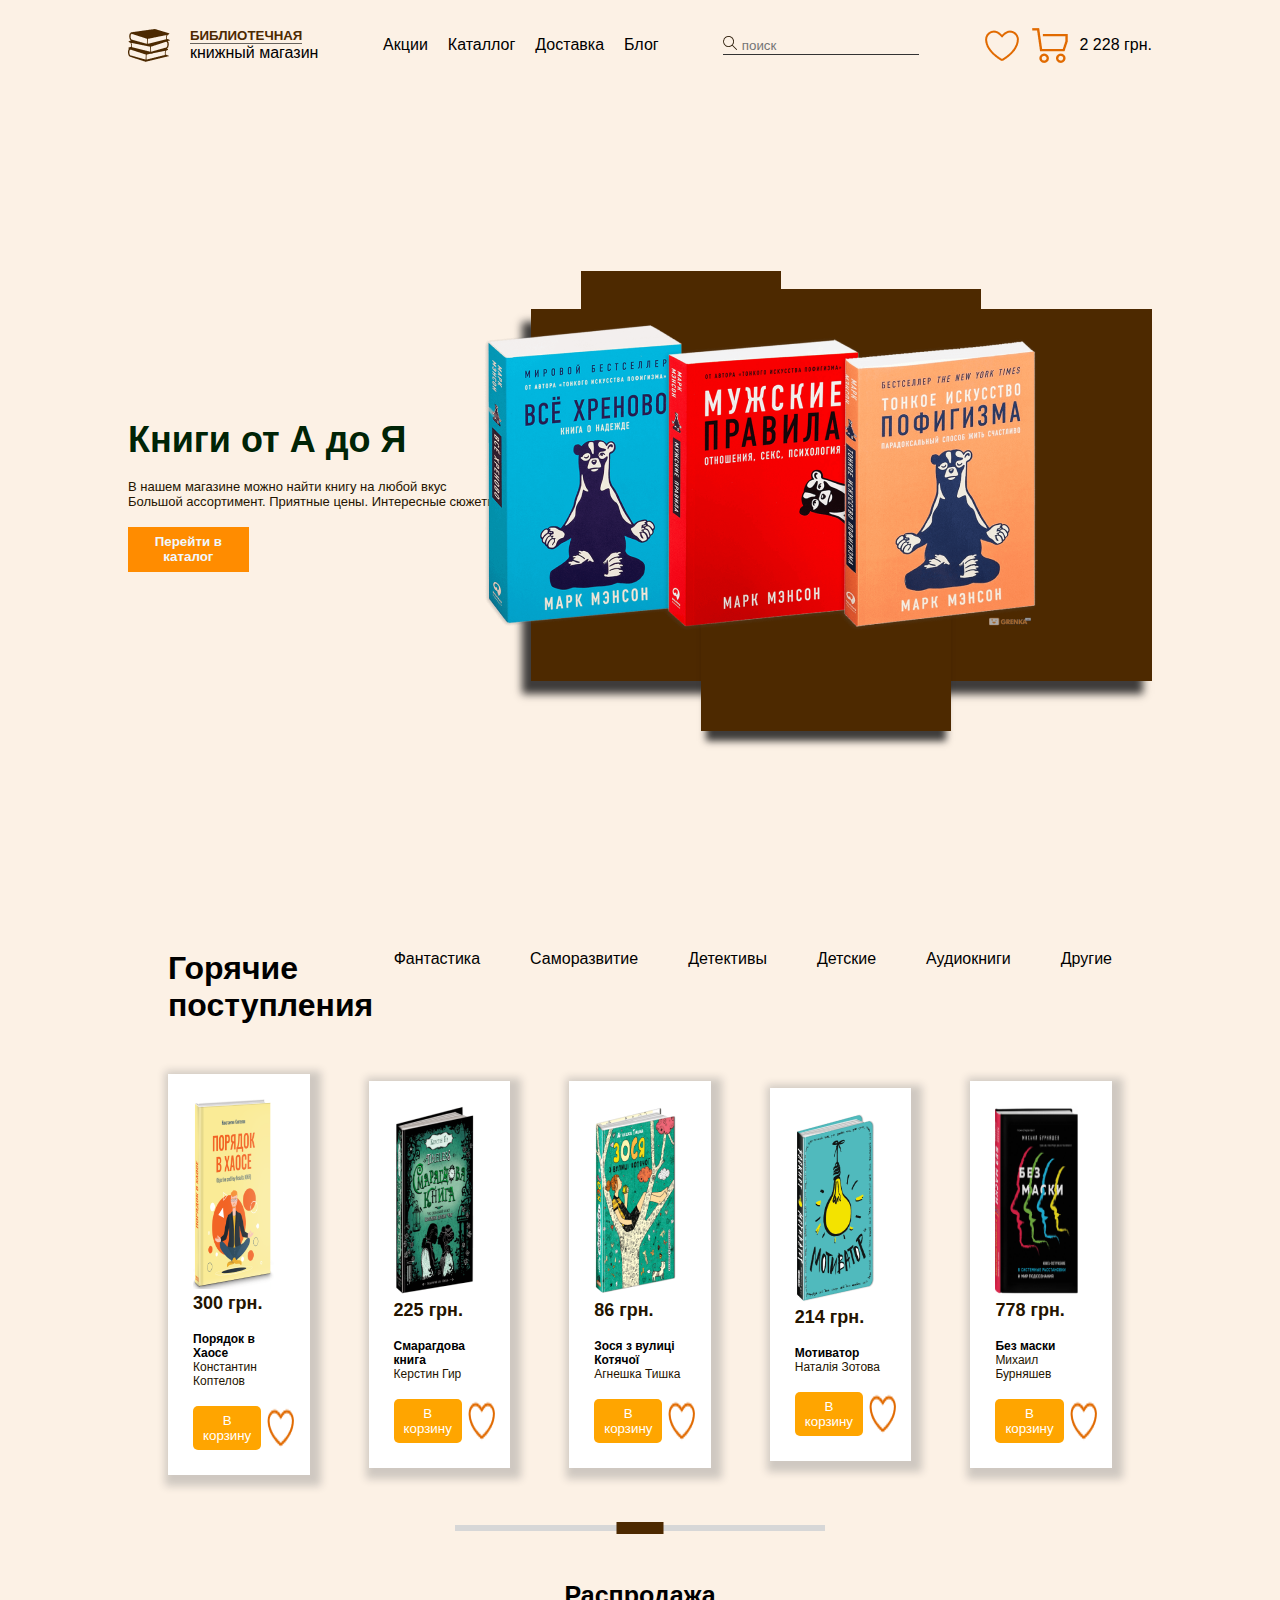
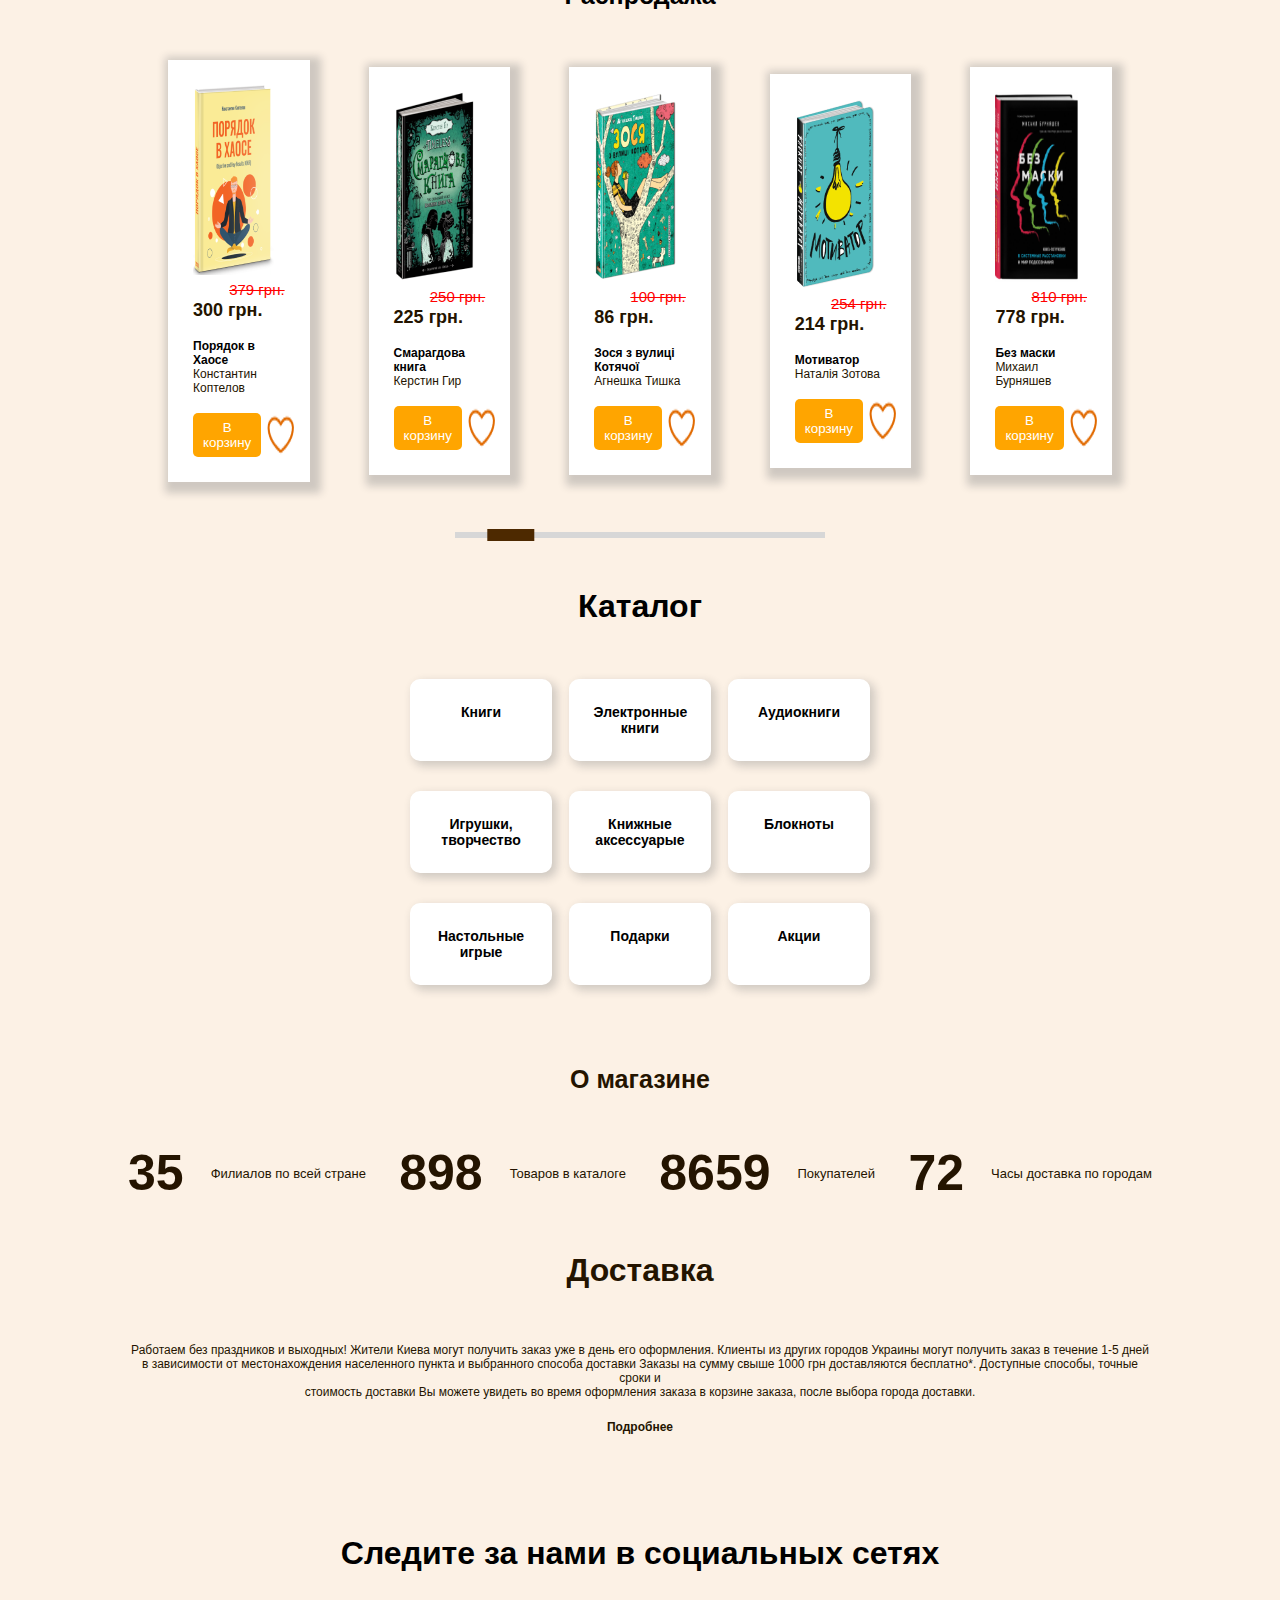
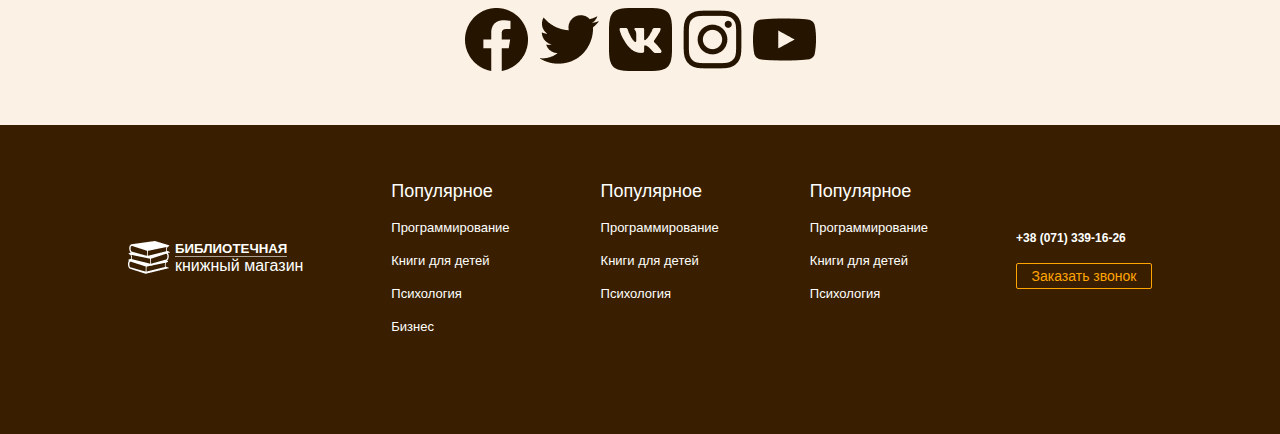
<file: books/index.html>
<!DOCTYPE html>
<html lang="en">

<head>
  <meta charset="UTF-8" />
  <meta name="viewport" content="width=device-width, initial-scale=1.0" />
  <link rel="stylesheet" href="style.css" />
  <title>Document</title>
</head>

<body>
  <header>
    <div class="container">
      <div class="head">
        <div class="logo">
          <img src="img/books-stack-of-three 2.png" alt="logo">
          <div>
            <h5>БИБЛИОТЕЧНАЯ</h5>
            <p>книжный магазин</p>
          </div>
        </div>

        <nav class="head_text">
          <a href="#">Акции</a>
          <a href="#">Каталлог</a>
          <a href="#">Доставка</a>
          <a href="#">Блог</a>
        </nav>

        <div class="search">
          <img src="img/simple-line-icons_magnifier.png" alt="">
          <input type="text" placeholder="поиск">
        </div>

        <div class="cart">
          <img src="img/heart.png" alt="">
          <img src="img/cart.png" alt="">
          <p>2 228 грн.</p>
        </div>
      </div>
    </div>
  </header>
  <main>
    <div class="container">
      <div class="box">
        <div class="main_text">
          <h1>Книги от А до Я</h1>
          <br>
          <p>В нашем магазине можно найти книгу на любой вкус<br> Большой ассортимент. Приятные цены. Интересные сюжеты.
          </p>
          <br>
          <button>Перейти в каталог</button>
        </div>
        <div class="main_img">
          <div class="box1"></div>
          <div class="box2"></div>
          <div class="box3"></div>
          <img src="img/1.png" alt="">
        </div>
      </div>
    </div>
  </main>
  <section class="hero_2">
    <div class="container">
      <div class="nav">
        <h1>Горячие поступления</h1>
        <nav>
          <a href="#">Фантастика</a>
          <a href="#">Саморазвитие</a>
          <a href="#">Детективы</a>
          <a href="#">Детские</a>
          <a href="#">Аудиокниги</a>
          <a href="#">Другие</a>

        </nav>
      </div>
      <div class="books">
        <div><img src="img/2.png" alt="">
          <h1>300 грн.</h1>
          <br>
          <h3>Порядок в Хаосе</h3>
          <p>Константин Коптелов</p>
          <br>
          <div class="book">
            <button>В корзину</button>
            <img src="img/heart-2.png" alt="">
          </div>
        </div>

        <div><img src="img/3.png" alt="">
          <h1>225 грн.</h1>
          <br>
          <h3>Смарагдова книга</h3>
          <p>Керстин Гир</p>
          <br>
          <div class="book">
            <button>В корзину</button>
            <img src="img/heart-2.png" alt="">
          </div>
        </div>

        <div><img src="img/4.png" alt="">
          <h1>86 грн.</h1>
          <br>
          <h3>Зося з вулиці Котячої</h3>
          <p>Агнешка Тишка</p>
          <br>
          <div class="book">
            <button>В корзину</button>
            <img src="img/heart-2.png" alt="">
          </div>
        </div>

        <div><img src="img/5.png" alt="">
          <h1>214 грн.</h1>
          <br>
          <h3>Мотиватор</h3>
          <p>Наталія Зотова</p>
          <br>
          <div class="book">
            <button>В корзину</button>
            <img src="img/heart-2.png" alt="">
          </div>
        </div>

        <div><img src="img/6.png" alt="">
          <h1>778 грн.</h1>
          <br>
          <h3>Без маски</h3>
          <p>Михаил Бурняшев</p>
          <br>
          <div class="book">
            <button>В корзину</button>
            <img src="img/heart-2.png" alt="">
          </div>
        </div>
      </div>
    </div>
  </section>

  <div class="line">
    <div class="brown"></div>
  </div>
  <section class="hero_3">
    <div class="container">
      <div class="nav-2">
        <h1><b>Распродажа</b></h1>

      </div>
      <div class="books">
        <div><img src="img/2.png" alt="">
          <h1 class="del"><del>379 грн.</del></h1>
          <h1>300 грн.</h1>
          <br>
          <h3>Порядок в Хаосе</h3>
          <p>Константин Коптелов</p>
          <br>
          <div class="book">
            <button>В корзину</button>
            <img src="img/heart-2.png" alt="">
          </div>
        </div>

        <div><img src="img/3.png" alt="">
          <h1 class="del"><del>250 грн.</del></h1>
          <h1>225 грн.</h1>
          <br>
          <h3>Смарагдова книга</h3>
          <p>Керстин Гир</p>
          <br>
          <div class="book">
            <button>В корзину</button>
            <img src="img/heart-2.png" alt="">
          </div>
        </div>

        <div><img src="img/4.png" alt="">
          <h1 class="del"><del>100 грн.</del></h1>
          <h1>86 грн.</h1>
          <br>
          <h3>Зося з вулиці Котячої</h3>
          <p>Агнешка Тишка</p>
          <br>
          <div class="book">
            <button>В корзину</button>
            <img src="img/heart-2.png" alt="">
          </div>
        </div>

        <div><img src="img/5.png" alt="">
          <h1 class="del"><del>254 грн.</del></h1>
          <h1>214 грн.</h1>
          <br>
          <h3>Мотиватор</h3>
          <p>Наталія Зотова</p>
          <br>
          <div class="book">
            <button>В корзину</button>
            <img src="img/heart-2.png" alt="">
          </div>
        </div>

        <div><img src="img/6.png" alt="">
          <h1 class="del"><del>810 грн. </del></h1>
          <h1>778 грн.</h1>
          <br>
          <h3>Без маски</h3>
          <p>Михаил Бурняшев</p>
          <br>
          <div class="book">
            <button>В корзину</button>
            <img src="img/heart-2.png" alt="">
          </div>
        </div>
      </div>
    </div>
  </section>

  <div class="line">
    <div class="brown-2"></div>
  </div>
  <section class="boxes">
    <div class="container">
      <h1>Каталог</h1>
      <br>
      <br>
      <br>
      <div class="kubiki">
        <div>
          <h3>Книги</h3>
        </div>
        <div>
          <h3>Электронные книги</h3>
        </div>
        <div>
          <h3>Аудиокниги</h3>
        </div>
        <div>
          <h3>Игрушки, творчество</h3>
        </div>
        <div>
          <h3>Книжные аксессуарые</h3>
        </div>
        <div>
          <h3>Блокноты</h3>
        </div>
        <div>
          <h3>Настольные игрые</h3>
        </div>
        <div>
          <h3>Подарки</h3>
        </div>
        <div>
          <h3>Акции</h3>
        </div>
      </div>
    </div>
  </section>
  <section class="time">
    <h1>О магазине</h1>
    <div class="container">
      <div class="dives">
        <div>
          <h1>35</h1>
          <p>Филиалов по всей стране</p>
        </div>
        <div>
          <h1>898</h1>
          <p>Товаров в каталоге</p>
        </div>

        <div>
          <h1>8659</h1>
          <p>Покупателей</p>
        </div>
        <div>

          <h1>72</h1>
          <p>Часы доставка по городам </p>
        </div>
      </div>
    </div>
  </section>
  <div class="container">
    <div class="dostavka">
      <h1>Доставка</h1>

      <br>
      <br>
      <br>
      <div class="div_text">
        <p>Работаем без праздников и выходных! Жители Киева могут получить заказ уже в день его оформления.
          Клиенты из других городов Украины могут получить заказ в течение 1-5 дней <br>в зависимости от местонахождения
          населенного пункта и выбранного способа доставки Заказы на сумму свыше 1000 грн доставляются бесплатно*.
          Доступные способы, точные сроки и <br> стоимость доставки Вы можете увидеть во время оформления заказа в
          корзине заказа, после выбора города доставки.
        </p>
        <br>
        <a href="">Подробнее</a>
      </div>
    </div>
  </div>
  <div class="container">
    <div class="icon">
      <h1 class="h1">Следите за нами в социальных сетях</h1>
      <br>
      <br>
      <div class="icons">
        <img src="img/icons-2.png" alt="">
      </div>
    </div>
  </div>
<footer>
  <div class="container">
    <div class="gojo">
      <div class="rukia">
        <img src="img/book.png" alt="">
        <div>
        <h5>БИБЛИОТЕЧНАЯ</h5>
        <p>книжный магазин</p>
      </div>
      </div>
      <div class=aizen>
      <div>
        <h1>Популярное</h1>
        <br>
        <p>Программирование</p>
        <br>
        <p>Книги для детей</p>
        <br>
        <p>Психология</p>
        <br>
        <p>Бизнес</p>
      </div>
      <div>
        <h1>Популярное</h1>
        <br>
        <p>Программирование</p>
        <br>
        <p>Книги для детей</p>
        <br>
        <p>Психология</p>
       
      </div>
      <div>    
        <h1>Популярное</h1>
        <br>
        <p>Программирование</p>
        <br>
        <p>Книги для детей</p>
        <br>
        <p>Психология</p>

      </div>
      </div>
  
      <div class="ichigo">
        <h1>+38 (071) 339-16-26</h1>
        <br>
        <button>Заказать звонок</button>
      </div>
    </div>
  </div>
</footer>
</body>

</html>
</file>
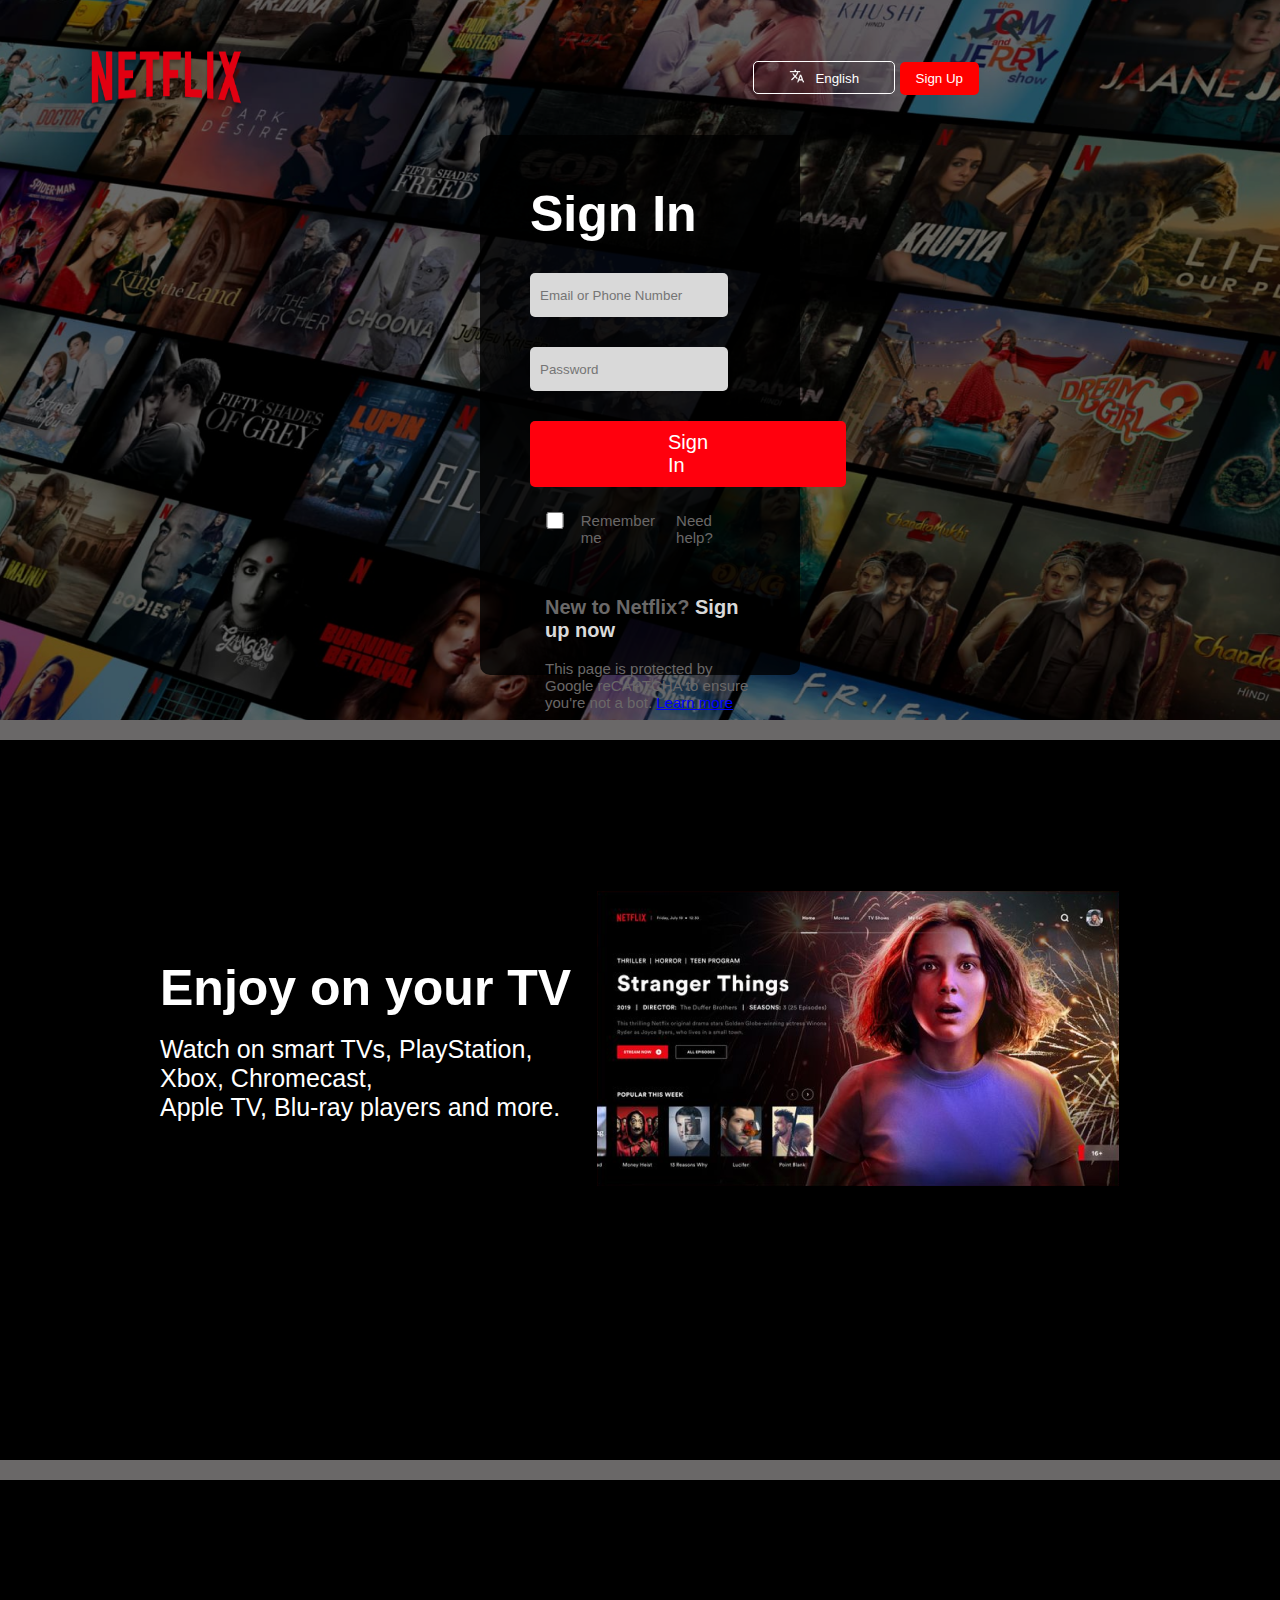
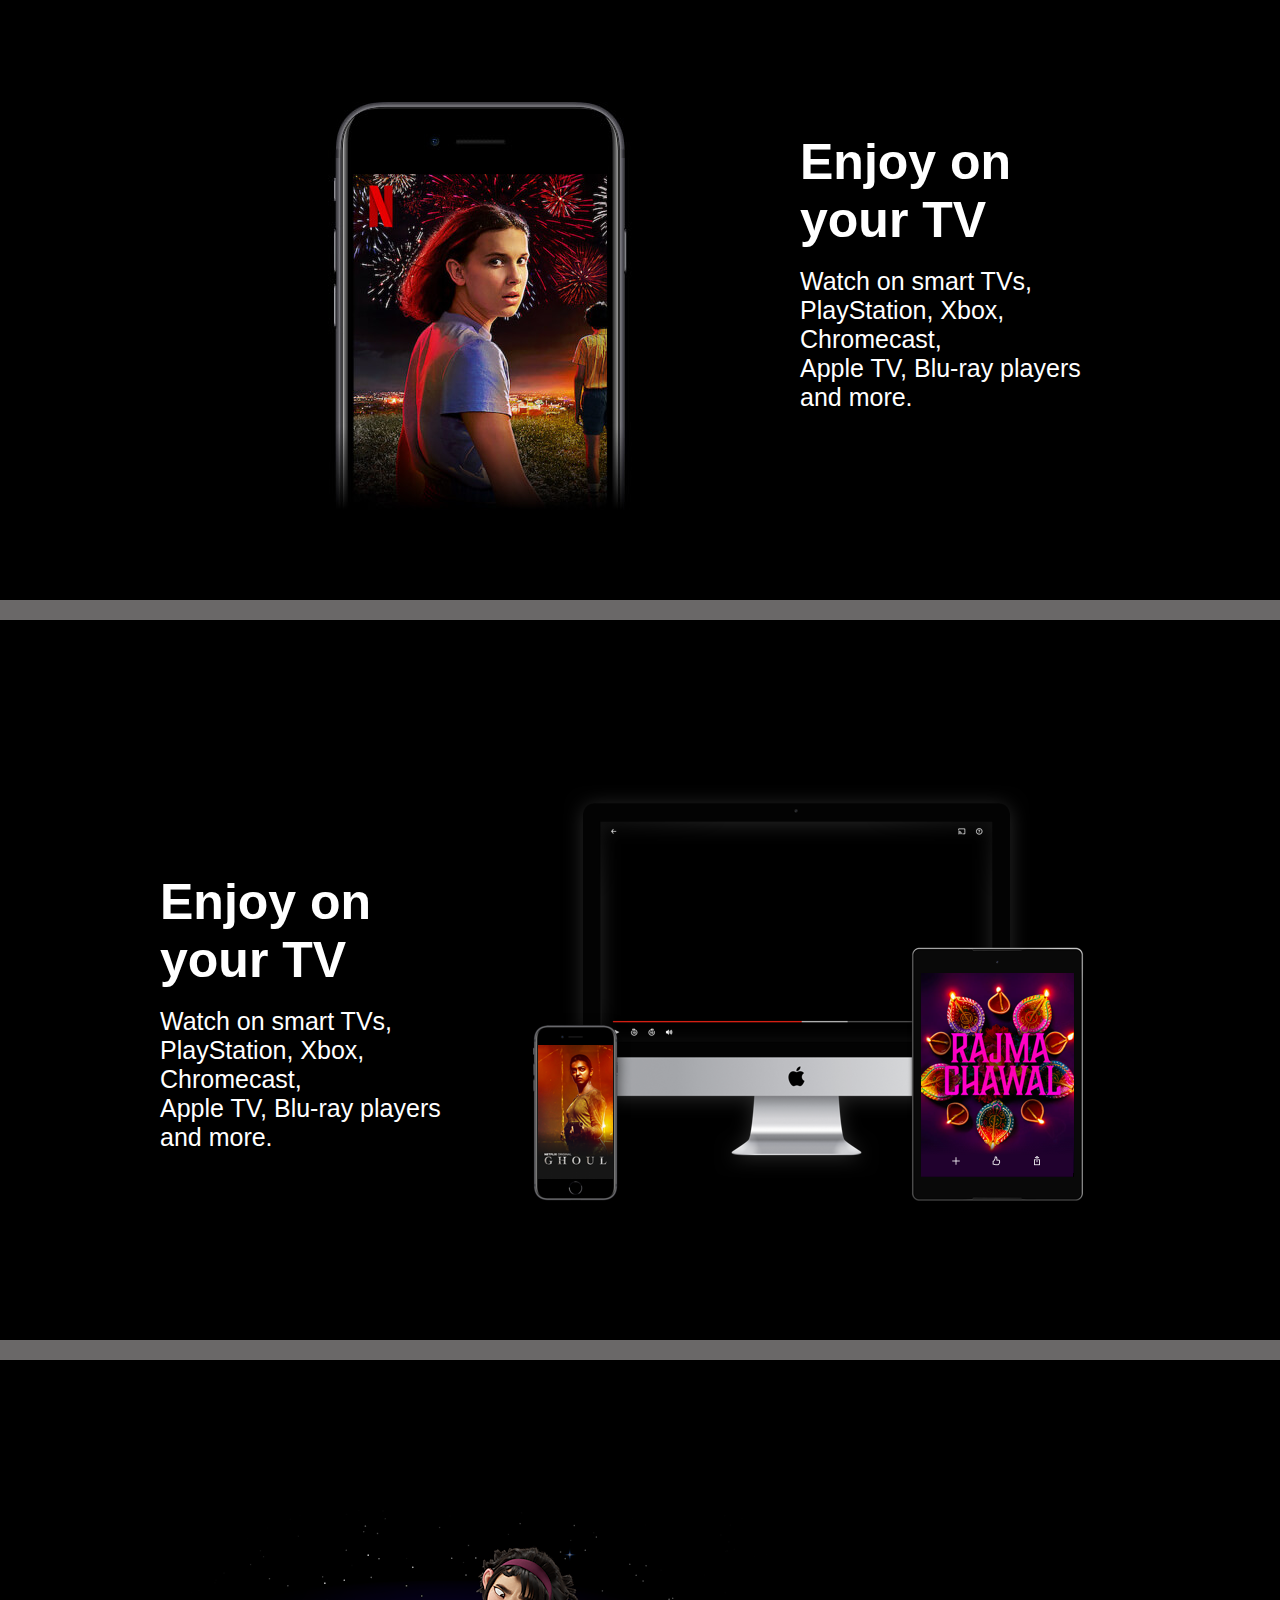
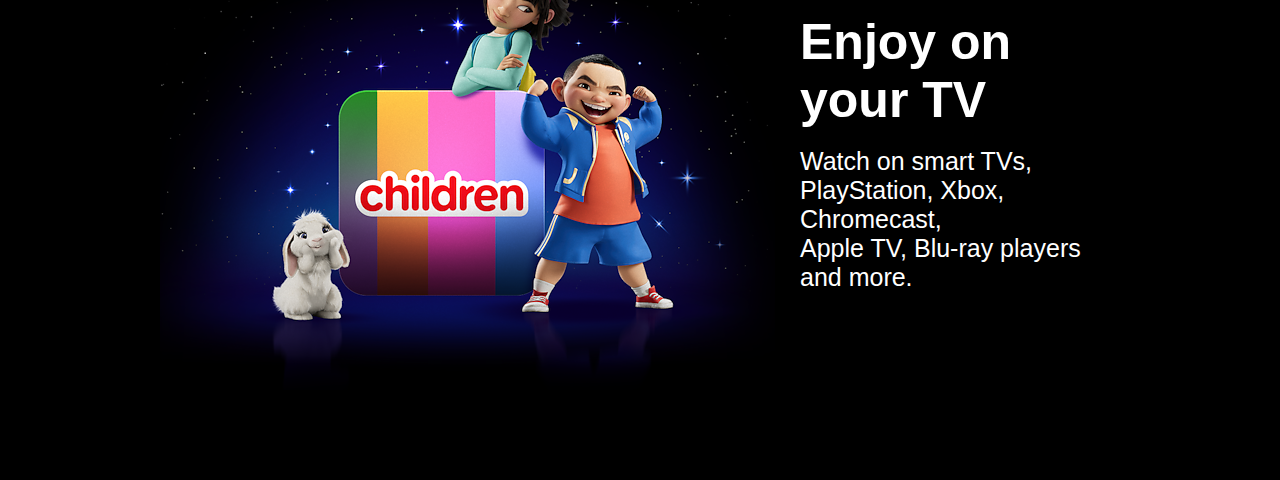
<file: cinema/index.html>
<!DOCTYPE html>
<html lang="en">
<head>
    <meta charset="UTF-8">
    <meta name="viewport" content="width=device-width, initial-scale=1.0">
    <link rel="stylesheet" href="style.css">
    <title>Document</title>
</head>
<body>
    <main>
        <div class="back">
        <header>
            <img src="img/pngwing 1.png" alt="">
            <div>
            <button class="b"> <img src="img/image (5) 1.png" alt="">English</button>
            <button class="b1">Sign Up</button>
            </div>
        </header>
        <div class="register">
            <h1 class="hh">Sign In</h1>
            <input type="text" placeholder="Email or Phone Number" >
            <input type="text" placeholder="Password">

            <a href="home.html">Sign In</a>
            
            <div class="check">
               <div class="ch">
            <input type="checkbox"> <p>Remember me</p>
              </div>
            <p>Need help?</p>
           </div>
           <div class="text">
           <h1 class="h">New to Netflix? <span>Sign up now</span></h1>
           <br>
           <p class="pp">This page is protected by Google reCAPTCHA to ensure you're not a bot. <a href="">Learn more</a></p>
          </div>
        </div>
    </div>
    </main>
    <div class="hr"></div>
    <section>
       <div class="container">
             <div class="boxes">
                <div class="box1">
                    <h1>Enjoy on your TV</h1>
                    <br>
                    <p>Watch on smart TVs, PlayStation, Xbox, Chromecast,<br> Apple TV, Blu-ray players and more.</p>
                </div>
                <div class="box2">
                    
                    <img class="i2" src="img/Landing Page_ Netflix UI Design 2.png" alt="" >
                </div>
             </div>
       </div>
    </section>
    <div class="hr"></div>
    <section>
       <div class="container">
             <div class="boxes">
                <div class="box2">
                    <img class="i2" src="img/image 2.png" alt="" >
                    
                </div>
                <div class="box1">
                    <h1>Enjoy on your TV</h1>
                    <br>
                    <p>Watch on smart TVs, PlayStation, Xbox, Chromecast,<br> Apple TV, Blu-ray players and more.</p>
                </div>
             </div>
       </div>
    </section>
    <div class="hr"></div>
    <section>
       <div class="container">
             <div class="boxes">
                <div class="box1">
                    <h1>Enjoy on your TV</h1>
                    <br>
                    <p>Watch on smart TVs, PlayStation, Xbox, Chromecast,<br> Apple TV, Blu-ray players and more.</p>
                </div>
                <div class="box2">
                    <img class="i2" src="img/image 4.png" alt="" >
                
                </div>
             </div>
       </div>
    </section>
    <div class="hr"></div>
    <section>
       <div class="container">
             <div class="boxes">
                <div class="box2">
                    
                    <img class="i2" src="img/image 5.png" alt="" >
                </div>
                <div class="box1">
                    <h1>Enjoy on your TV</h1>
                    <br>
                    <p>Watch on smart TVs, PlayStation, Xbox, Chromecast,<br> Apple TV, Blu-ray players and more.</p>
                </div>
             </div>
       </div>
    </section>
</body>
</html>
</file>
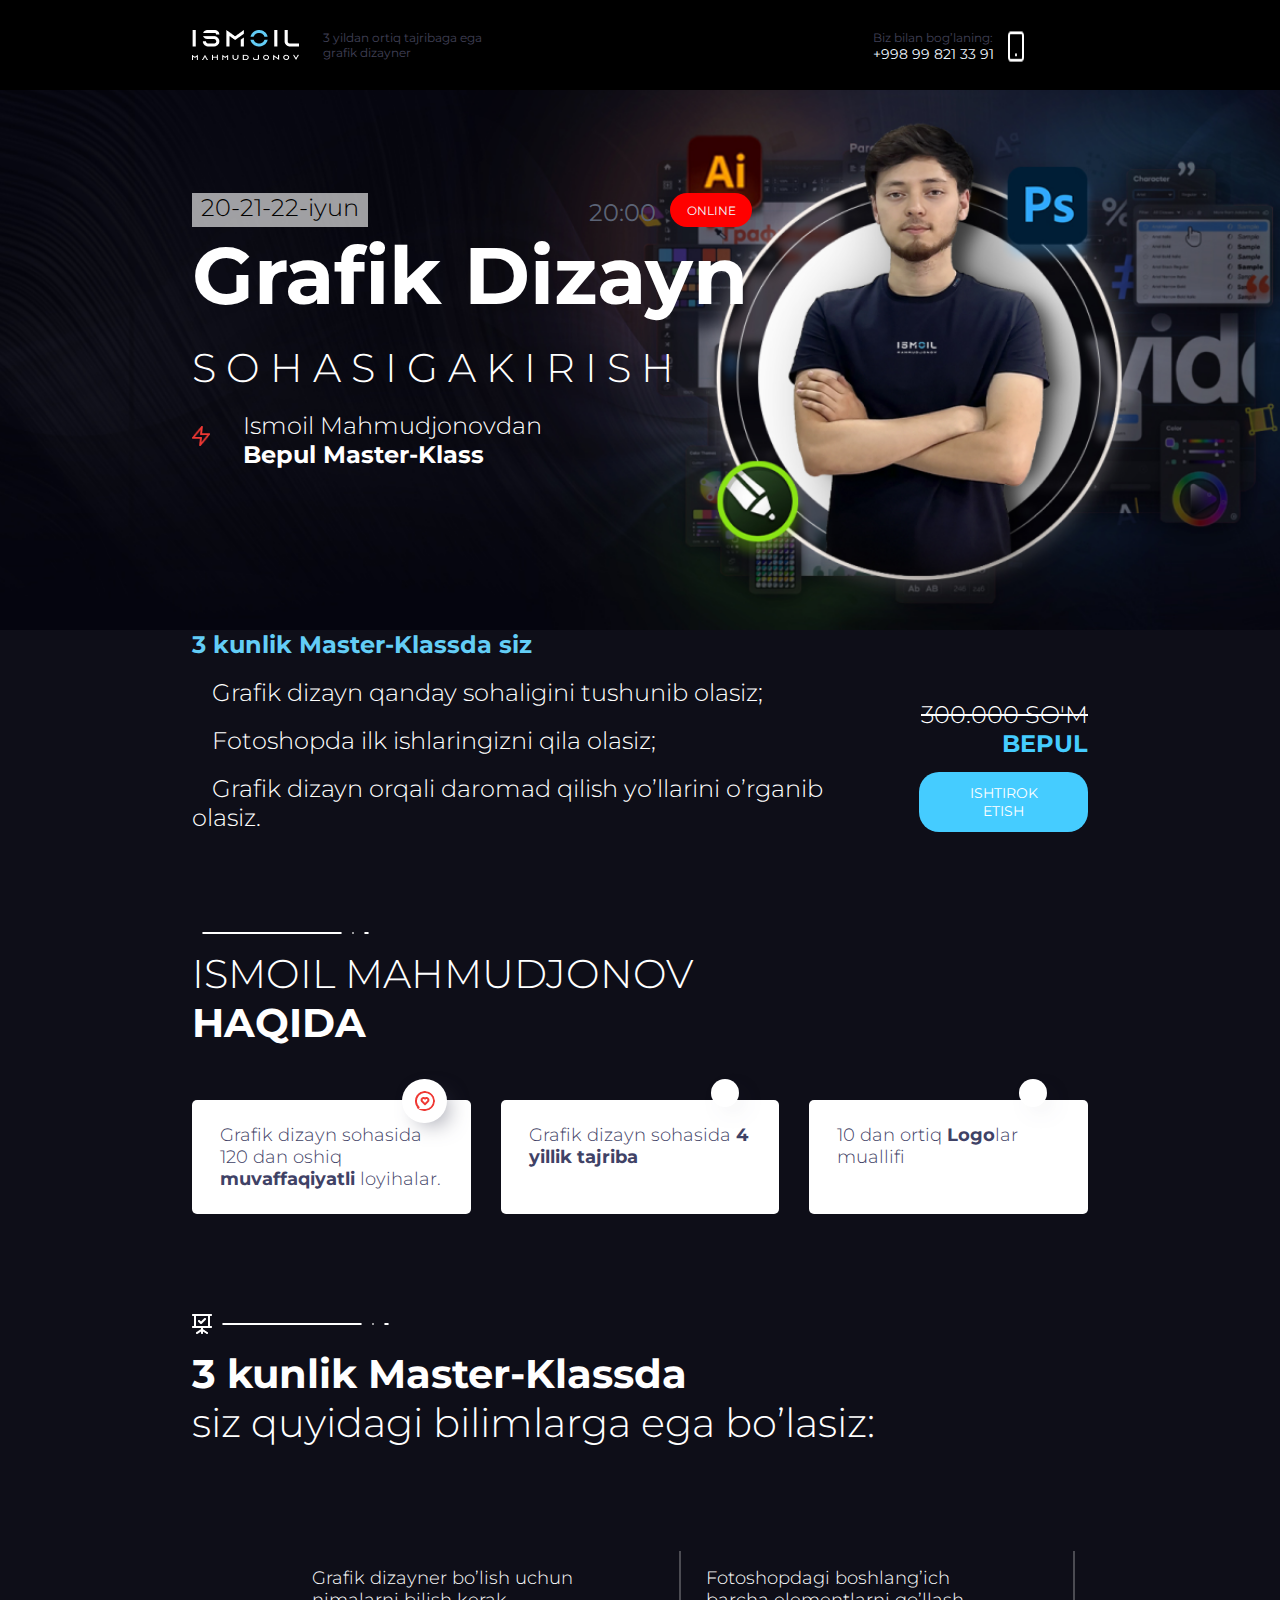
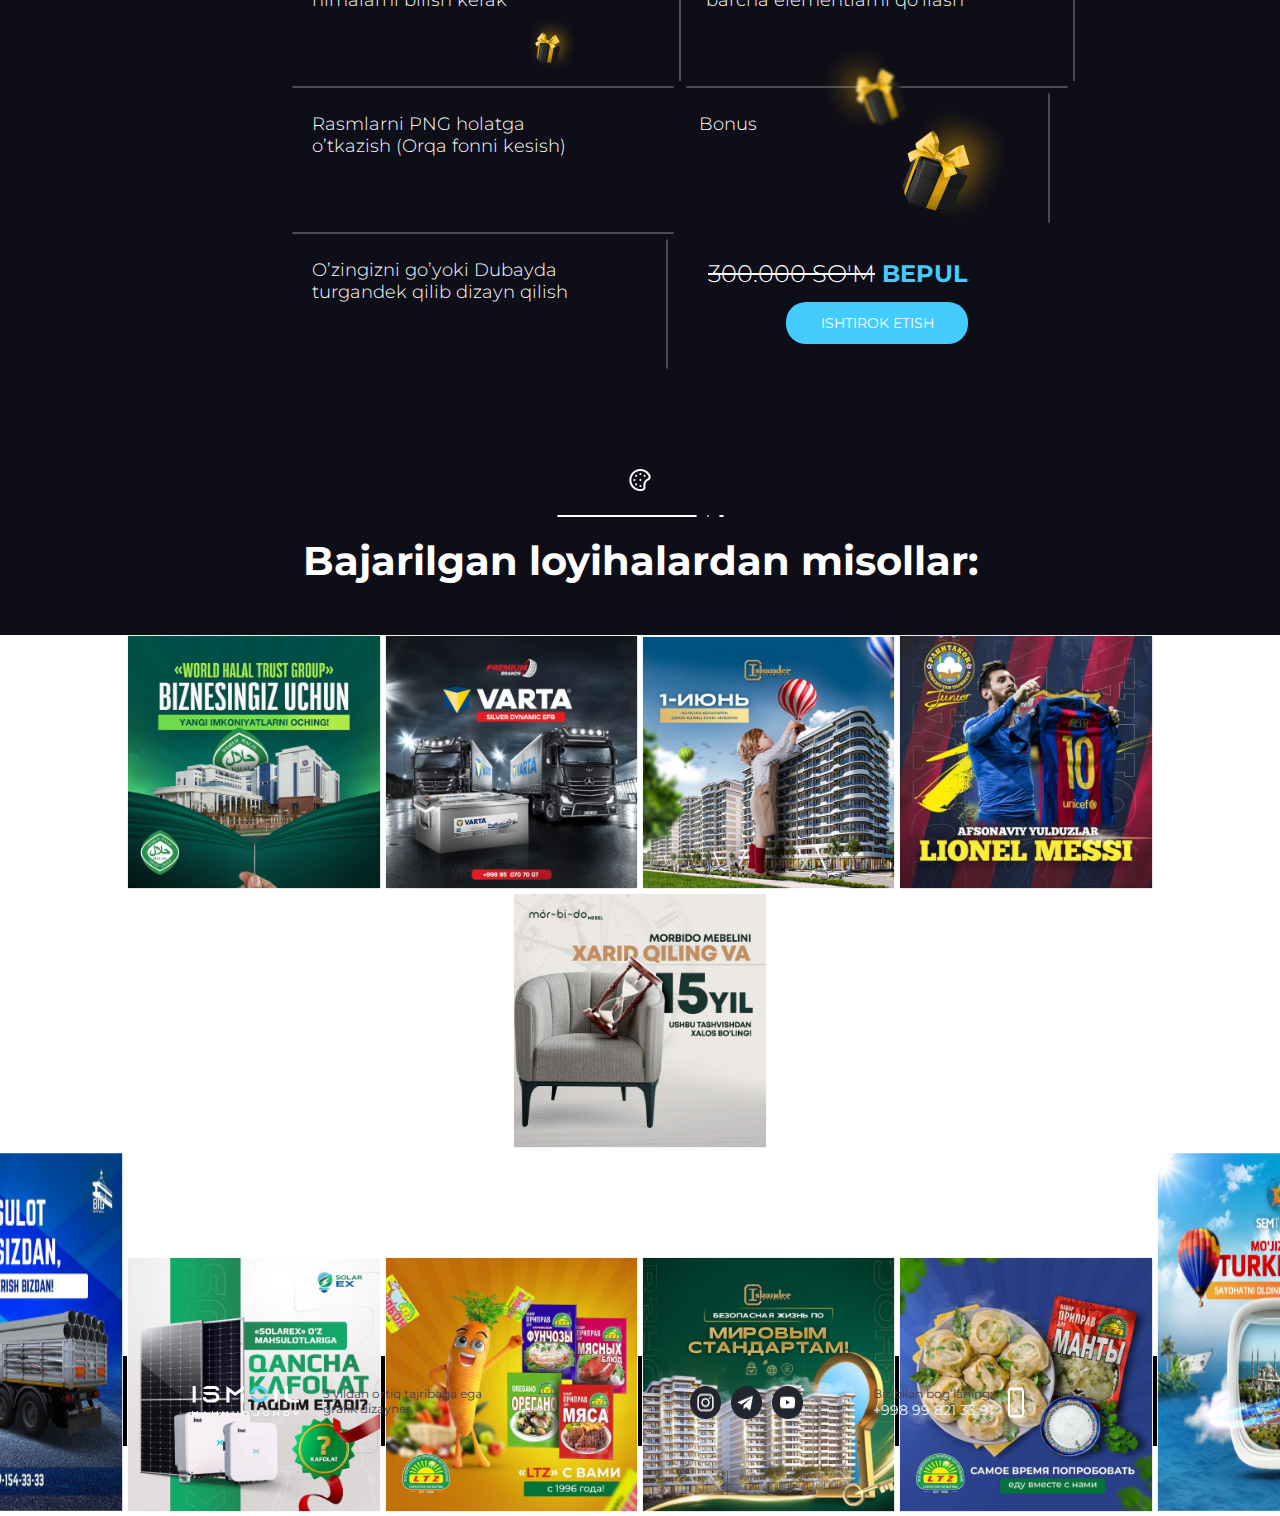
<file: ismoil/index.html>
<!DOCTYPE html>
<html lang="en">
  <head>
    <meta charset="UTF-8" />
    <meta name="viewport" content="width=device-width, initial-scale=1.0" />
    <link rel="stylesheet" href="style.css" />
    <link
      rel="stylesheet"
      href="https://cdnjs.cloudflare.com/ajax/libs/font-awesome/6.5.1/css/all.min.css"
      integrity="sha512-DTOQO9RWCH3ppGqcWaEA1BIZOC6xxalwEsw9c2QQeAIftl+Vegovlnee1c9QX4TctnWMn13TZye+giMm8e2LwA=="
      crossorigin="anonymous"
      referrerpolicy="no-referrer"
    />

    <title>Document</title>
  </head>
  <body>
    <header>
      <div class="container">
        <div class="head">
          <div class="logo">
            <img src="img/ismoil logo 1.png" alt="" />
            <p>
              3 yildan ortiq tajribaga ega <br />
              grafik dizayner
            </p>
          </div>
          <div class="logo-2">
            <div>
              <h1>Biz bilan bog’laning:</h1>
              <p>+998 99 821 33 91</p>
            </div>

            <img src="img/fi_smartphone.png" alt="" />
          </div>
        </div>
      </div>
    </header>
    <main>
      <div class="container">
        <div class="boxes">
        <div class="dt">
            <div class="data">
                <h1>20-21-22-iyun</h1>
            </div>
            <div class="time">
                <p>20:00 <i class="fa-regular fa-clock"></i></p>
                <button>ONLINE</button>
            </div>
        </div>
          <h1 class="h1">Grafik Dizayn</h1>
          <br>
          <h2 class="h2">S O H A S I G A   K I R I S H</h2>
          <br>  
            <div class="name">
                <img src="img/Vector (3).png" alt="">
                <div >
                    <p class="p1">Ismoil Mahmudjonovdan</p>
                    <p class="p2">Bepul Master-Klass</p>
                </div>
            </div>
    </main>

    <section class="sec">
      <div class="box-c">
        <div class="container">
          <div class="boxs">
                <div class="box-1">
                    <div>
                    <h3>3 kunlik Master-Klassda siz</h3>
                    <br>
                    <p> <i class="fa-brands fa-get-pocket"></i>Grafik dizayn qanday sohaligini tushunib olasiz;</p>
                    <br>
                    <p> <i class="fa-brands fa-get-pocket"></i>Fotoshopda ilk ishlaringizni qila olasiz;</p>
                    <br>
                    <p> <i class="fa-brands fa-get-pocket"></i>Grafik dizayn orqali daromad qilish yo’llarini o’rganib olasiz.
                    </p>
                  </div>
                </div>
                <div class="box-2">
                    <p><del>300.000 SO'M</del> BEPUL</p>
                    <button>ISHTIROK ETISH</button>
                </div>
              </div>
              <div class="icon">
                <i class="fa-solid fa-receipt" style="color: #ffffff;"></i>
                <div class="a"></div>
                <div class="b"></div>
                <div class="c"></div>
              </div>
              <div class="text">
                <h1>ISMOIL MAHMUDJONOV</h1>
                <h2>HAQIDA</h2>
              </div> 
              <div class="info">
                  <div>
                    <img src="img/Vector (7).png" alt="">
                    <p>Grafik dizayn sohasida 120 dan oshiq <span>muvaffaqiyatli</span> loyihalar.</p>
                  </div>
                  <div>
                    <i class="fa-solid fa-chart-line" style="color: #ff0000;"></i>
                    <p>Grafik dizayn sohasida <span>4 yillik tajriba</span></p>
                  </div>
                  <div>
                    <i class="fa-solid fa-pencil" style="color: #fa0000;"></i>
                    <p>10 dan ortiq <span>Logo</span>lar muallifi</p>
                  </div>
              </div>
                 
    

</div>
      </div>
   
<section class="sec-2">
  <div class="container">
  <div class="icon-1">
    <img src="img/check.png" alt="">
    <div class="a"></div>
    <div class="b"></div>
    <div class="c"></div>
  </div>
  <div class="text">
    <h2>3 kunlik Master-Klassda</h2>
    <h1>siz quyidagi bilimlarga ega bo’lasiz:</h1>
  </div>  
  <div class="padarok">
    <div class="img-1">
        <p><i class="fa-regular fa-circle-check"></i>Grafik dizayner bo’lish uchun<br>nimalarni bilish kerak</p>
        <img src="img/1614574146_2-p-podarok-na-belom-fone-2 3.png" alt="">
        <div class="rer-1">

        </div>
    </div>
    
         <div class="wer">

         </div>
    <div class="img-1">
      <p><i class="fa-regular fa-circle-check"></i>Fotoshopdagi boshlang’ich <br>barcha elementlarni qo’llash</p>
      <div class="rer">

      </div>
    </div>

       <div class="wer">
          
       </div>
    <div class="img-3">
      <p><i class="fa-regular fa-circle-check"></i>Rasmlarni PNG holatga<br> o’tkazish (Orqa fonni kesish)</p>
      <div class="rer">

      </div>
    </div>
    
    <div class="img-2">
      <p><i class="fa-regular fa-circle-check"></i>Bonus</p>
      <img class="im" src="img/1614574146_2-p-podarok-na-belom-fone-2 2.png" alt="">
      <img class="im-2" src="img/1614574146_2-p-podarok-na-belom-fone-2 1.png" alt="">
    </div>
    <div class="wer2">
          
    </div>
    <div class="re">
      <p><i class="fa-regular fa-circle-check"></i>O’zingizni go’yoki Dubayda<br> turgandek qilib dizayn qilish</p>
    </div>
    <div class="wer2-2">
          
    </div>
    <div class="many">
      <h1><del>300.000 SO'M</del> BEPUL</h1>
      <button>ISHTIROK ETISH</button>
  </div>
  </div>
</div>
</section>
<section class="sec-3">


<img src="img/palete.png" alt="">
<br>
<br>
  <div class="icon-2">
    <div class="a"></div>
    <div class="b"></div>
    <div class="c"></div>
  </div>

<br>
<h1 class="h1-1">Bajarilgan loyihalardan misollar:</h1>
<div class="last">
  <img src="img/Rectangle 4328.png" alt="">
  <img src="img/Rectangle 4329.png" alt="">
  <img src="img/Rectangle 4330.png" alt="">
  <img src="img/Rectangle 4331.png" alt="">
  <img src="img/Rectangle 4332.png" alt="">
</div>
<div class="last">
  <img class="ig" src="img/Rectangle 4333.png" alt="">
  <img src="img/Rectangle 4338.png" alt="">
  <img src="img/Rectangle 4335.png" alt="">
  <img src="img/Rectangle 4336.png" alt="">
  <img src="img/Rectangle 4337.png" alt="">
  <img class="ig" src="img/Rectangle 4334.png" alt="">
</div>
</section>

<footer>
  <div class="container">
    <div class="head">
      <div class="logo">
        <img src="img/ismoil logo 1.png" alt="" />
        <p>
          3 yildan ortiq tajribaga ega <br />
          grafik dizayner
        </p>
      </div>
      <div class="logo-2">
        <img src="img/Group 39247 (2).png" alt="">
        <div>
          <h1>Biz bilan bog’laning:</h1>
          <p>+998 99 821 33 91</p>
        </div>

        <img src="img/fi_smartphone.png" alt="" />
      </div>
    </div>
  </div>
</footer>
  </body>
</html>
</file>
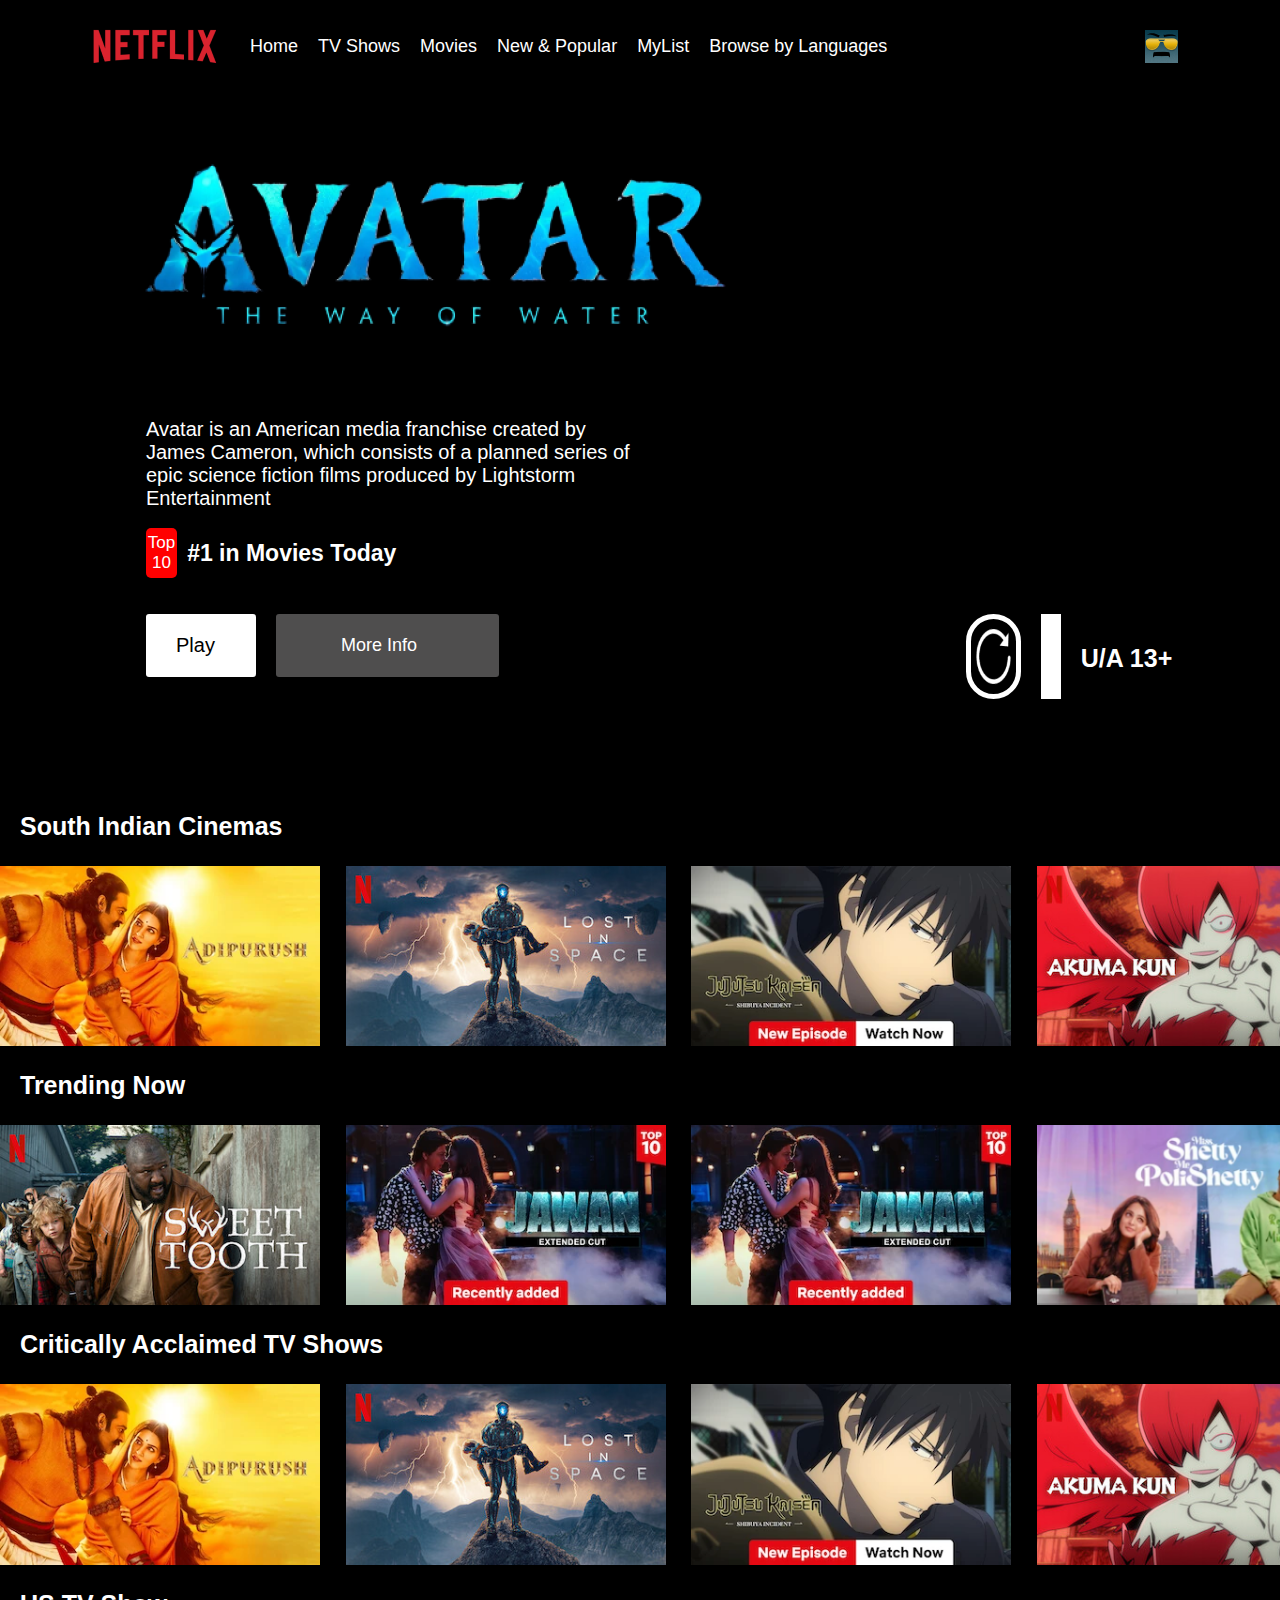
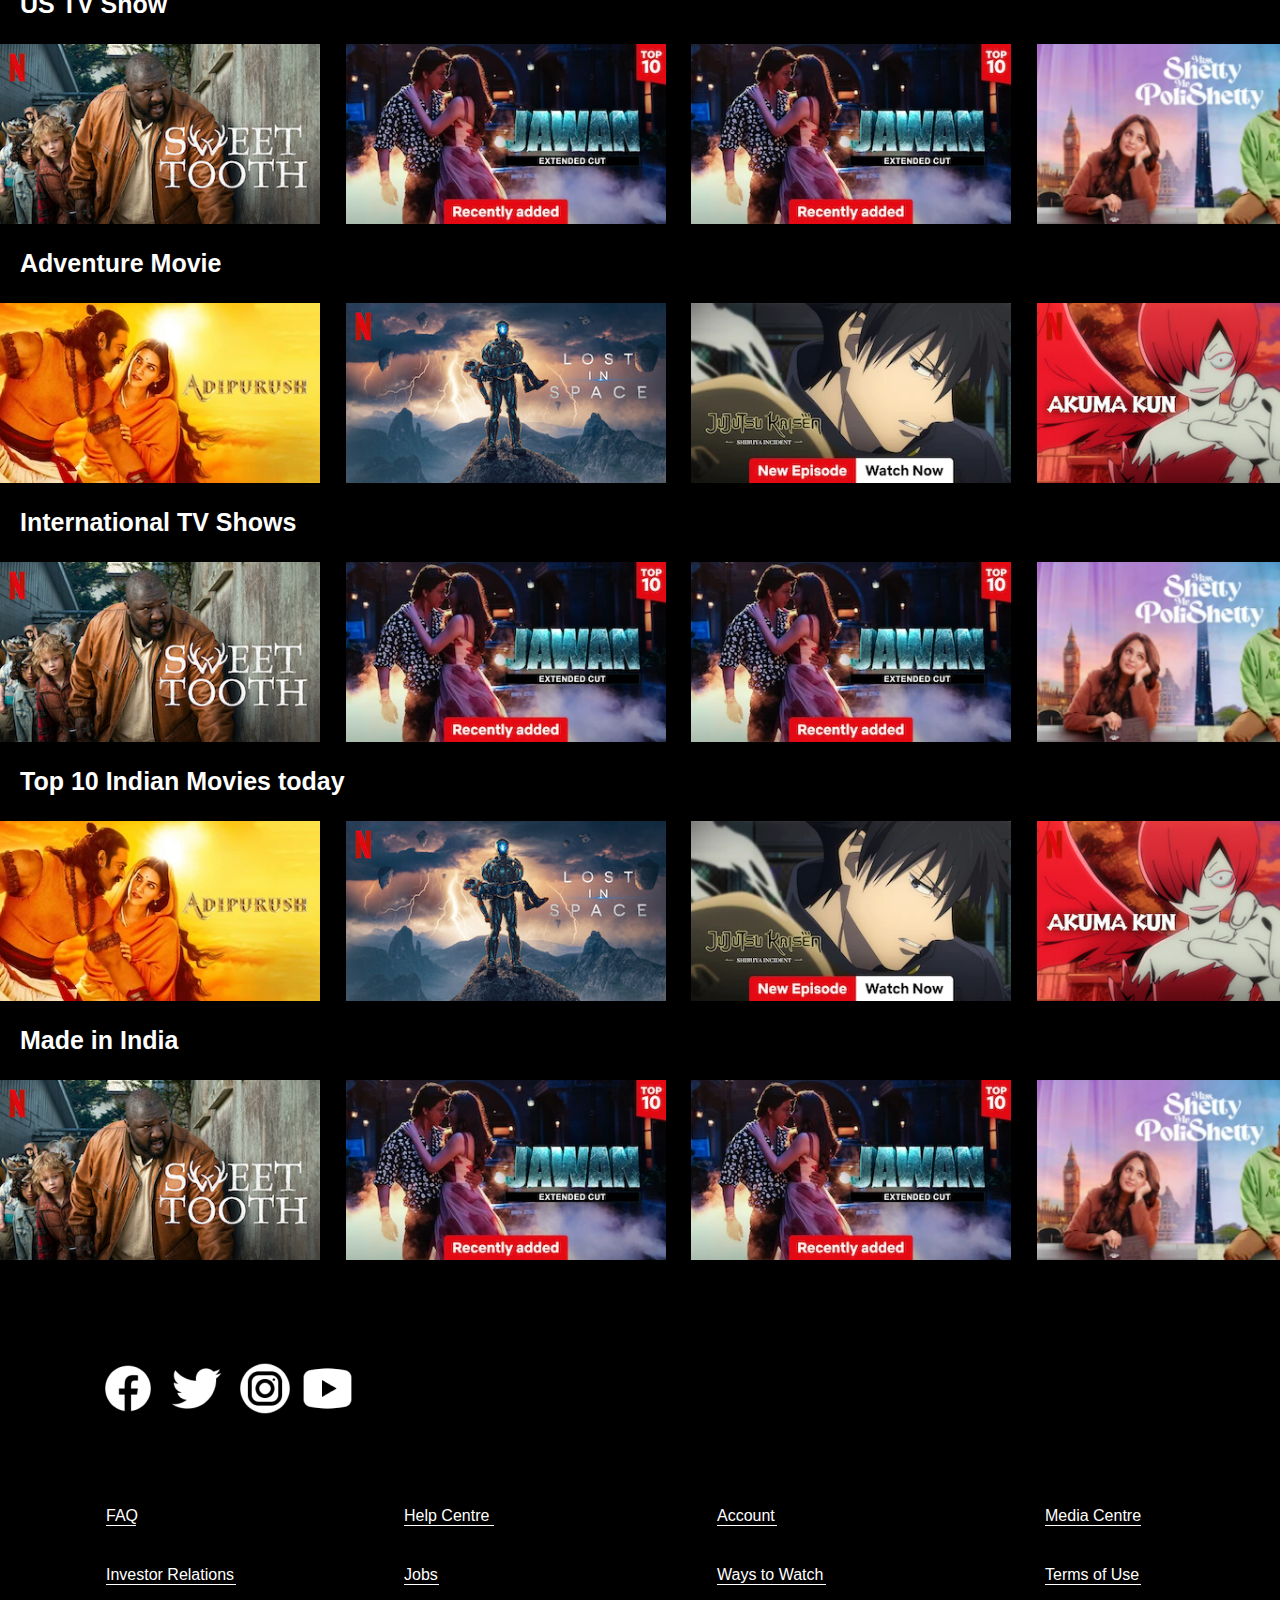
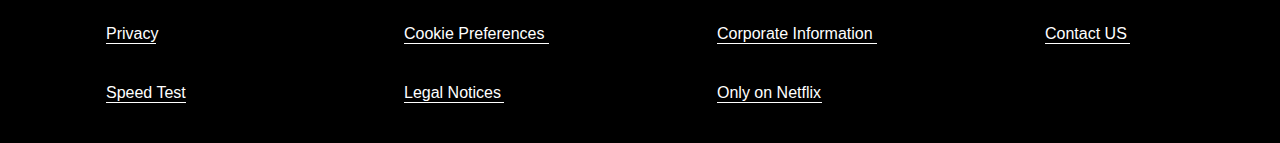
<file: cinema/home.html>
<!DOCTYPE html>
<html lang="en">
<head>
    <meta charset="UTF-8">
    <meta name="viewport" content="width=device-width, initial-scale=1.0">
    <title>Document</title>
    <link rel="stylesheet" href="home.css">
    <link rel="stylesheet" href="https://cdnjs.cloudflare.com/ajax/libs/font-awesome/6.5.1/css/all.min.css" integrity="sha512-DTOQO9RWCH3ppGqcWaEA1BIZOC6xxalwEsw9c2QQeAIftl+Vegovlnee1c9QX4TctnWMn13TZye+giMm8e2LwA==" crossorigin="anonymous" referrerpolicy="no-referrer" />
</head>
<body>
    <header>
        <div class="logo">
        <img src="img/Netflix_Logo_PMS 1.png" alt="">
        <a href="">Home</a>
        <a href="">TV  Shows</a>
        <a href="">Movies</a>
        <a href="">New & Popular</a>
        <a href="">MyList</a>
        <a href="">Browse by Languages</a>
        </div>
        <div class="acc">
            <i class="fa-solid fa-bell"></i>
            <img src="img/image 12.png" alt="">
            <i class="fa-solid fa-sort-down"></i>
        </div>
    </header>
<main>
    <div class="container">
        <div class="Avatar">
    <div>
        <img  src="img/image-removebg-preview (1).png" alt="">
    <p>Avatar is an American media franchise created by <br> James Cameron, which consists of a planned series of <br> epic science fiction films produced by Lightstorm <br> Entertainment  </p>
    <br>
<div class="top"> 
    <button>Top <br>10</button>
    <h1>#1 in Movies Today</h1>

</div>
<br>
<br>
<div class="bobob">
<div class="buttt">
    <button class="but"> <i class="fa-solid fa-play"></i><p>Play</p></button>
    <button class="but1"><i class="fa-solid fa-circle-info"></i> <p>More Info</p></button>
</div>
<div class="bibi">
    <img src="img/Reset.png" alt="">
    <div class="boo"></div>
    <h1>U/A  13+</h1>
</div>
</div>
</div>
</div>
</div>

</main>
<section >
    <h1>South Indian Cinemas</h1>
<div>
    <img src="img/9876.png" alt=""> 
    <img src="img/AAAABbkSMgxuYuMcc7W7vJaV8oRwc8mP8OuRTRGqbYFRhYBr57gGTblQVh34aBA-wD_3tb2iMMYWQYL4jIgqgB4zL-Kt3xD8AvYkn_MMrMRKDR6z6Z6P3_p_9W7Ct2CABOLJ3gOU.png" alt=""> 
    <img src="img/[base64].png" alt=""> 
    <img src="img/AAAABUHZJXu4OrmVOqre16BLbF3lUb2cZBdpnXjwjCtCAHmF_BTX6pxJxoPcKK3jvJVvR904wDirma7oObeD5v97Jl1qDBDgud0voezrC10wnXLBDzrXr4dwzgRmW4eebqV7CnD4.png" alt=""> 
</div>
<h1>Trending Now</h1>
<div>
    <img src="img/AAAABXVMbXzD_NeDXpZj7Jt_PbiRrtoMM1gz-4N5jlBlh1LidTUjS_qQwDQI5ivrgKhKmhOr_gWsm_uAb-rK1p_8z27Grkb0CpDx1Qe7X6T_cFSE4E3xGW4f1QJOEPsjPgoR5pXq.png" alt=""> 
    <img src="img/[base64].png" alt=""> 
    <img src="img/[base64].png" alt=""> 
    <img src="img/image 1 (2).png" alt=""> 
</div>
<h1>Critically Acclaimed TV Shows</h1>
<div>
    <img src="img/9876.png" alt=""> 
    <img src="img/AAAABbkSMgxuYuMcc7W7vJaV8oRwc8mP8OuRTRGqbYFRhYBr57gGTblQVh34aBA-wD_3tb2iMMYWQYL4jIgqgB4zL-Kt3xD8AvYkn_MMrMRKDR6z6Z6P3_p_9W7Ct2CABOLJ3gOU.png" alt=""> 
    <img src="img/[base64].png" alt=""> 
    <img src="img/AAAABUHZJXu4OrmVOqre16BLbF3lUb2cZBdpnXjwjCtCAHmF_BTX6pxJxoPcKK3jvJVvR904wDirma7oObeD5v97Jl1qDBDgud0voezrC10wnXLBDzrXr4dwzgRmW4eebqV7CnD4.png" alt=""> 
</div>
 <h1>US TV Show</h1>
<div>
    <img src="img/AAAABXVMbXzD_NeDXpZj7Jt_PbiRrtoMM1gz-4N5jlBlh1LidTUjS_qQwDQI5ivrgKhKmhOr_gWsm_uAb-rK1p_8z27Grkb0CpDx1Qe7X6T_cFSE4E3xGW4f1QJOEPsjPgoR5pXq.png" alt=""> 
    <img src="img/[base64].png" alt=""> 
    <img src="img/[base64].png" alt=""> 
    <img src="img/image 1 (2).png" alt=""> 
</div>
<h1>Adventure Movie</h1>
<div>
    <img src="img/9876.png" alt=""> 
    <img src="img/AAAABbkSMgxuYuMcc7W7vJaV8oRwc8mP8OuRTRGqbYFRhYBr57gGTblQVh34aBA-wD_3tb2iMMYWQYL4jIgqgB4zL-Kt3xD8AvYkn_MMrMRKDR6z6Z6P3_p_9W7Ct2CABOLJ3gOU.png" alt=""> 
    <img src="img/[base64].png" alt=""> 
    <img src="img/AAAABUHZJXu4OrmVOqre16BLbF3lUb2cZBdpnXjwjCtCAHmF_BTX6pxJxoPcKK3jvJVvR904wDirma7oObeD5v97Jl1qDBDgud0voezrC10wnXLBDzrXr4dwzgRmW4eebqV7CnD4.png" alt=""> 
</div>
<h1>International TV Shows</h1>
<div>
    <img src="img/AAAABXVMbXzD_NeDXpZj7Jt_PbiRrtoMM1gz-4N5jlBlh1LidTUjS_qQwDQI5ivrgKhKmhOr_gWsm_uAb-rK1p_8z27Grkb0CpDx1Qe7X6T_cFSE4E3xGW4f1QJOEPsjPgoR5pXq.png" alt=""> 
    <img src="img/[base64].png" alt=""> 
    <img src="img/[base64].png" alt=""> 
    <img src="img/image 1 (2).png" alt=""> 
</div>
<h1>Top 10 Indian Movies today</h1>
<div>
    <img src="img/9876.png" alt=""> 
    <img src="img/AAAABbkSMgxuYuMcc7W7vJaV8oRwc8mP8OuRTRGqbYFRhYBr57gGTblQVh34aBA-wD_3tb2iMMYWQYL4jIgqgB4zL-Kt3xD8AvYkn_MMrMRKDR6z6Z6P3_p_9W7Ct2CABOLJ3gOU.png" alt=""> 
    <img src="img/[base64].png" alt=""> 
    <img src="img/AAAABUHZJXu4OrmVOqre16BLbF3lUb2cZBdpnXjwjCtCAHmF_BTX6pxJxoPcKK3jvJVvR904wDirma7oObeD5v97Jl1qDBDgud0voezrC10wnXLBDzrXr4dwzgRmW4eebqV7CnD4.png" alt=""> 
</div>
<h1>Made in India</h1>
<div>
    <img src="img/AAAABXVMbXzD_NeDXpZj7Jt_PbiRrtoMM1gz-4N5jlBlh1LidTUjS_qQwDQI5ivrgKhKmhOr_gWsm_uAb-rK1p_8z27Grkb0CpDx1Qe7X6T_cFSE4E3xGW4f1QJOEPsjPgoR5pXq.png" alt=""> 
    <img src="img/[base64].png" alt=""> 
    <img src="img/[base64].png" alt=""> 
    <img src="img/image 1 (2).png" alt=""> 
</div>
</section>
<footer>
    <div class="container">
    <div class="ic">
         <img src="img/Facebook.png" alt="">
         <img src="img/Twitter.png" alt="">
         <img src="img/Instagram Circle.png" alt="">
         <img src="img/YouTube.png" alt="">
    </div>
    <div class="text">
<div class="box">
    <p>FAQ</p>
    <p>Investor Relations</p>
    <p>Privacy</p>
    <p>Speed Test</p>
</div>
<div class="box1">
    <p>Help Centre</p>
    <p>Jobs</p>
    <p>Cookie Preferences</p>
    <p>Legal Notices</p>
</div>
 <div class="box2">
    <p>Account</p>
    <p>Ways to Watch</p>
    <p>Corporate Information</p>
    <p>Only on Netflix</p>
</div>
<div class="box3">
    <p>Media Centre</p>
    <p>Terms of Use</p>
    <p>Contact US</p>
</div>
    </div>
</div>
</footer>
</body>
</html>
</file>
<file: books/style.css>
* {
    margin: 0;
    padding: 0;
    box-sizing: border-box;
    font-family: sans-serif;
}

.container {
    width: 80%;
    margin: 0 auto;
}

body {
    background-color: #fcf1e5;
}

header {
    background-color: #fcf1e5;
}

main {
    background-color: #fcf1e5;
}

section {
    background-color: #fcf1e5;
}

.head {
    display: flex;
    justify-content: space-between;
    height: 10vh;
    align-items: center;
}

.logo {
    display: flex;
    align-items: center;
    gap: 20px;
}

.logo>div>h5 {
    color: #4D2900;
    border-bottom: 1px solid #00000096;
    width: max-content;
}

.search>input {
    border: none;
    outline: none;
    background-color: transparent;
}

.search {
    border-bottom: 1px solid #333;
}

.head_text {
    display: flex;
    text-align: center;
    gap: 20px;
}

.head_text>a {
    text-decoration: none;
    color: rgb(0, 0, 0);
}

.cart {
    display: flex;
    align-items: center;
    gap: 10px;
}

.main_text {
    width: 30%;
}

.main_text>h1 {
    font-size: 36px;
    font-weight: 900;
    color: #002406;
}

.main_text>p {
    font-size: 13px;
    font-weight: 400;
    color: #241400;
}

.main_text>button {
    width: 30%;
    height: 5vh;
    background-color: darkorange;
    border: none;
    color: aliceblue;
    font-weight: 900;
}

.box {
    display: flex;
    align-items: center;
    justify-content: space-between;
    height: 90vh;
}

.main_text {
    width: 40%;
}

.main_img {
    position: relative;
    background-color: #4D2900;
    padding: 10px;
    width: 632px;
    height: 372px;
    box-shadow: -9px 13px 8px 0px rgba(12, 12, 13, 0.79);
}

.box1 {
    width: 200px;
    height: 250px;
    background-color: #4D2900;
    position: absolute;
    left: 50px;
    top: -38px;
}

.box2 {
    width: 250px;
    height: 250px;
    background-color: #4D2900;
    position: absolute;
    left: 200px;
    top: -20px;

}

.box3 {
    width: 250px;
    height: 250px;
    background-color: #4D2900;
    position: absolute;
    left: 170px;
    bottom: -50px;
    box-shadow: 0px 15px 7px -5px rgba(12, 12, 13, 0.79)
}

.main_img>img {
    position: absolute;
    left: -50px;
}

.hero_2 {
    width: 100%;
    padding: 50px;
}

.nav {
    display: flex;
    justify-content: space-between;
}

.nav>nav {
    display: flex;
    text-align: center;
    gap: 50px;
}

.nav >nav> a {
    text-decoration: none;
    color: rgb(0, 0, 0);
}

.books {
    display: flex;
    align-items: center;
    margin-top: 50px;
    justify-content: space-between;
    gap: 30px;
}

.books>div {
    width: 15%;
    background-color: #FFFFFF;
    padding: 25px;
    box-shadow: 4px 4px 8px 7px rgba(32, 41, 49, 0.2);

}

.books>div>h1 {
    font-size: 18px;
    font-weight: 700;
    color: #241400;
}

.books>div>h3 {
    font-size: 12px;
    font-weight: 700;
}

.books>div>p {
    font-size: 12px;
    font-weight: 400;
    color: #241400;
}

.book {
    display: flex;
    gap: 5px;
}

.book>button {
    background-color: orange;
    padding: 7px 10px;
    border: none;
    border-radius: 5px;
    color: #FFFFFF;
}

.books>div>img {
    width: 90%;
    height: 190px;
}

.line {
    width: 370px;
    height: 6px;
    background-color: #D7D7D7;
    position: relative;
    left: 50%;
    transform: translateX(-50%);
}

.brown {
    width: 47px;
    height: 12px;
    background-color: #4D2900;
    position: absolute;
    top: -3px;
    left: 50%;
    transform: translateX(-50%);
}

.hero_3 {
    width: 100%;
    padding: 50px;
}

.nav-2>h1 {
    text-align: center;
    font-size: 25px;
    font-weight: 900;
}

.del {
    text-align: end;
}

.del>del {
    font-size: 15px;
    font-weight: 400;
    color: red;
}

.brown-2 {
    width: 47px;
    height: 12px;
    background-color: #4D2900;
    position: absolute;
    top: -3px;
    left: 10%;
    transform: translateX(-10%);
}

.boxes {
    margin-top: 50px;
    margin-bottom: 50px;
}

.boxes>.container>h1 {
    text-align: center;
}


.kubiki {
    width: 45%;
    margin: 0 auto;
    display: flex;
    flex-wrap: wrap;
    justify-content: space-between;
    gap: 3%;
}

.kubiki>div {
    width: 31%;
    padding: 25px;
    background-color: #fff;
    text-align: center;
    border-radius: 10px;
    margin-bottom: 30px;
    box-shadow: 4px 4px 10px 1px rgba(32, 41, 49, 0.2);
}

.kubiki>div>h3 {
    font-size: 14px;
}

.time>h1 {
    text-align: center;
    margin-bottom: 50px;
    font-size: 25px;
    font-weight: 900;
    color: #241400;
}

.dives {
    display: flex;
    justify-content: space-between;
    align-items: center;
}

.dives>div {
    display: flex;
    align-items: center;
    gap: 27px;
    color: #241400;
}

.dives>div>h1 {
    font-size: 50px;
    font-weight: 900;
}

.dives>div>p {
    font-size: 13px;
    font-weight: 400;
    color: #241400;
}

.dostavka {
    margin-top: 50px;
    text-align: center;
    color: #241400;
}

.dostavka>.div_text>p {
    font-size: 12px;
    font-weight: 400;
    color: #241400;
}

.dostavka>.div_text>a {
    text-decoration: none;
    color: #241400;
    font-size: 12px;
    font-weight: 700;
}

.h1 {
    text-align: center;
}

.icon {
    margin-top: 100px;
    margin-bottom: 50px;
}

.icons {
    text-align: center;
}
footer{
    width: 100%;
    background-color: #391F00;
    padding-top: 56px;
    padding-bottom: 100px;
}
.gojo{
    display: flex;
    justify-content: space-between;
}
.rukia{
    margin-top: 55px;
    display: flex;
    gap: 5px;
}
.rukia > div{
    
    margin-top: 5px;
    color: #fff;
}
.rukia > div > h5{
    border-bottom: 1px solid #FFFFFF96;
    width: max-content;
}
.rukia > img{
    height: max-content;
}
.aizen{
    display: flex;
    gap: 91px;
    color: #FFFFFF;
}
.aizen > div > h1{
    font-size: 18px;
    font-weight: 400;
}
.aizen > div > p{
    font-size: 13px;
    font-weight: 400;
}
.ichigo {
    margin-top: 50px;
}
.ichigo > h1{
    font-size: 12px;
    font-weight: 900;
    color: #FFFFFF;
}
.ichigo > button{
    width: 136px;
    height: 26px;
    font-size: 14px;
    font-weight: 500;
    background-color: transparent;
    color: orange;
    border: 1px solid orange;
    border-radius: 2px;
}
</file>
<file: cinema/style.css>
*{
    margin: 0;
    padding: 0;
    box-sizing: border-box;
    font-family: sans-serif;
}
main{
    width: 100%;
    height: 80vh;
    background-image: url(img/IN-en-20231030-popsignuptwoweeks-perspective_alpha_website_large\ 1.png);
    background-size: cover;
    background-position: center;
}
.back{
    width: 100%;
    height: 100%;
    background-color: #00000075;
}
header{
    width: 100%;
    height: 15vh;
    background-color: transparent;
    padding: 41px 82px;
    display: flex;
    justify-content: space-between;
}
header > div{
    margin-right: 219px;
    margin-top: 20px;
    
}
header > img{
    width: 15%;
    height: 9vh;
}
.b{
    padding: 7px 30px;
    border: 1px solid #FFFFFF;
    border-radius: 5px;
    background-color: transparent;
    color: #FFFFFF;
}
.b > img{
    width: 20%;
    margin-right: 10px;
}
.b1{
    padding: 9px 16px;
    border-radius: 5px;
    background-color: red;
    color: #FFFFFF;
    border: none;
}
.register{
    width: 25%;
    height: 60vh;
    background-color: #000000CC;
    margin: 0 auto;
    padding: 50px 50px;
    border-radius: 10px;
}
.register > .hh{
    color: #FFFFFF;
    font-size: 50px;
}
.register > input{
    width: 90%;
    height: 10%;
    border-radius: 5px;
    background-color: #D9D9D9;
    outline: none;
    border: none;
    margin-top: 30px;
    padding-left:10px ;
}
.register > a{
    display: inline-block;
    border-radius: 5px;
    background-color: #ff000d;
    padding: 10px 138px;
    margin-top: 30px;
    margin-bottom: 25px;
    text-decoration: none;
    color: #FFFFFF;
    font-size: 20px;
}

.register > button > a{
    text-decoration: none;
    color: #FFFFFF;
    font-size: 20px;
}
.check{
    display: flex;
    justify-content: space-between;
    color: #6A6868;
    font-size: 15px;
    margin-bottom: 50px;
    margin-left: 10px;
}
.ch{
    display: flex;
    gap: 11px;
}
.ch > input{
    width: 31px;
    height: 17px;
}
.h{
    color: #6A6868;
    font-size: 20px;
}
.pp{
    color: #6A6868;
    font-size: 15px;
}
.h > span{
    color: #D9D9D9;
}
.text{
    margin-left: 15px;
}
.pp > a{
    color: blue;
}
.hr{
    width: 100%;
    border: 10px solid#6A6868;
}
section{
    width: 100%;
    height: 80vh;
    background-color: #000000;
    padding-top: 150px;
}
.container{
    width: 75%;
    margin: 0 auto ;
}
.boxes{
    display: flex;
    justify-content: space-between;
    color: #FFFFFF;
    align-items: center;
}
.box1 > h1{
    font-size: 50px;
}
.box1 > p{
    font-size: 25px;
}
</file>
<file: ismoil/style.css>
@import url("https://fonts.googleapis.com/css2?family=Montserrat:ital,wght@0,100..900;1,100..900&display=swap");
* {
  margin: 0;
  padding: 0;
  box-sizing: border-box;
  font-family: "Montserrat", sans-serif;
}
header {
  background-color: black;
  width: 100%;
  height: 10vh;
  padding-top: 30px;
}
.container {
  width: 70%;
  margin: 0 auto;
}
.head {
  display: flex;
  justify-content: space-between;
}
.logo {
  display: flex;
  gap: 24px;
}
.logo > img {
  width: 107px;
  height: 30px;
}
.logo-2 > div > h1 {
  font-size: 12px;
  font-weight: 400;
  color: #414157;
}
.logo > p {
  font-size: 12px;
  font-weight: 400;
  color: #414157;
}
.logo-2 > div > p {
  font-size: 14px;
  font-weight: 400;
  color: aliceblue;
}
main {
  width: 100%;
  height: 60vh;
  background-image: url(img/bg6\ 1.png);
  background-size: cover;
  background-position: center;
  padding-top: 103px;
}
.logo-2 {
  display: flex;
  gap: 10px;
}
.boxes {
  width: 560px;
}
.dt {
  display: flex;
  justify-content: space-between;
}
.time {
  display: flex;
  gap: 14px;
}
.time > p {
  color: #5b6375;
  font-size: 24px;
  margin-top: 5px;
}
.time > button {
  width: 82px;
  color: aliceblue;
  padding: 5px 3px;
  font-size: 12px;
  background-color: red;
  border: none;
  border-radius: 50px;
}
.data {
  background-color: #ffffff9d;
  padding: 0px 9px;
}
.data > h1 {
  font-size: 24px;
  font-weight: 300;
}
.h1 {
  font-size: 80px;
  color: #fff;
  font-weight: 700;
}
.h2 {
  font-size: 40px;
  color: #fff;
  font-weight: 300;
}
.name {
  display: flex;
  gap: 33px;
}
.name > img {
  margin-top: 15px;
  width: 18px;
  height: 20px;
}
.name > div {
  color: #fff;
}
.p1 {
  font-size: 24px;
  font-weight: 300;
}
.p2 {
  font-size: 24px;
  font-weight: 700;
}
.box-c{
  width: 100%;
  background-color: #0E0E18;
}
.boxs{
  width: 100%;
  display: flex;
  justify-content: space-between;
  background-color: #0E0E18;
}
.box-1 > div > h3{
  font-size: 24px;
  font-weight: 700;
  color: #63CDF6;
}
.box-1 > div > p{
  font-size: 24px;
  font-weight: 300;
  color: #FFFFFF;
}
.box-1 > div > p >i{
  margin-right: 20px;
}
p > del{
  font-size: 24px;
  color: #FFFFFF;
  font-weight: 300;
}
.box-2{
  padding-top: 70px;
  text-align: end;
}
.box-2 > p {
    font-size: 24px;
    font-weight: 700;
    color: #45CCFF;
}
.box-2 > button{
    width: 70%;
    margin-top: 14px;
    padding: 12px 28px;
    background-color: #45CCFF;
    color: #FFFFFF;
    font-size: 14px;  
    border: none;
    border-radius: 20px;
}
.sec{
  width: 100%;
  height: 60vh;
  background-color: #0E0E18;
}
.icon{
  margin-top: 100px;
  display: flex;
  gap:10px ;
  align-items: center;
}
.a{
  width: 140px;
  height: 2px;
  border: 1px solid #FFFFFF;
  border-radius: 10px;
} 
.b{
  width: 2px;
  height: 2px;
  border: 1px solid #FFFFFF;
  border-radius: 10px;
} 
.c{
  width: 5px;
  height: 2px;
  border: 1px solid #FFFFFF;
  border-radius: 10px;
} 
.text{
  margin-top: 15px;
  color: #FFFFFF;
}
.text > h1{
  font-size: 40px;
  font-weight: 300;
}
.text > h2{
  font-size: 40px;
  font-weight: 700;
}
.info {
  margin-top: 53px;
  display: flex;
  gap: 30px;
}
.info > div{
  width: 280px;
  background-color: #FFFFFF;
  padding: 24px 28px;
  border-radius: 5px  ;
  position: relative;
}
.info > div > img{
  background-color: #fff;
  padding: 12px 12px;
  border-radius: 50px;
  position: absolute;
  top: -21px;
  left: 210px;
  box-shadow: 8px 8px 24px -11px rgba(66, 68, 90, 1);
}
.info > div > i{
  background-color: #fff;
  padding: 14px 14px;
  border-radius: 60px;
  position: absolute;
  top: -21px;
  left: 210px;
  box-shadow: 8px 8px 24px -11px rgba(66, 68, 90, 1);
}
.info > div > p {
  font-size: 18px;
  color: #3F4266;
  font-weight: 300;
}
.info > div > p > span{
  font-size: 18px;
  color: #3F4266;
  font-weight: 700;
}
.sec-1{
  width: 100%;
  background-color: #0E0E18;
  height: 70vh;
  padding-top: 100px;
}
.sec-2{
  width: 100%;
  background-color: #0E0E18;
  padding-top: 100px;
}
.icon-1{
  
  display: flex;
  gap:10px ;
  align-items: center;
}
.padarok {
  display: flex;
  gap: 5px;
  flex-wrap: wrap;
  color: #FFFFFF;
  margin-top: 100px  ;
  margin-left: 100px;
}
.padarok > div > p {
  display: flex;
  gap: 20px;
  margin-top: 20px;
  font-size: 18px;
  font-weight: 300;
}

.padarok > .img-1 > img{
  margin-left: 230px;
}
.img-2{
  margin-right: 205px;
  position: relative;
}
.img-2 > .im-2{
  margin-left: 160px;
  position: absolute;
  bottom: 0px;
  left: 50px;
}
.wer{
  height: 130px;
  border: 1px solid #ffffff41;
  margin-top: 4px;
}

.padarok > div > h1{
  margin-top: 20px;
}
.rer{
  margin-top: 75px;
  width: 382px;
  border: 1px solid #ffffff41 ;
  border-radius: 5px;
}
.many{
  margin-left: 35px;
}
.wer2{
  height: 130px;
  border: 1px solid #ffffff41;
  margin-left: 81px;
  border-radius: 5px;
}
.rer-1{
  margin-top: 6px;
  width: 382px;
  border: 1px solid #ffffff41 ;
  border-radius: 5px;
}
.wer2-2{
  height: 130px;
  border: 1px solid #ffffff41;
  margin-left: 93px;
  border-radius: 5px;
}
.im{
  position: absolute;
  top: -60px;
  left: 130px;
}
.many {
  text-align: end;
}
.many  > h1 > del{
  font-size: 24px;
  color: #FFFFFF;
  font-weight: 300;
}
.many  > h1 {
  font-size: 24px;
  font-weight: 700;
  color: #45CCFF;;
}
.many > button{
  width: 70%;
  margin-top: 14px;
  padding: 12px 28px;
  background-color: #45CCFF;
  color: #FFFFFF;
  font-size: 14px;  
  border: none;
  border-radius: 20px;
}

.qww{
  margin: 100px;
  width: 100%;
  height: 100vh;
}
.sec-3{
  width: 100%;
  height: 90vh;
  background-color: #0E0E18;
  padding-top: 100px;
  text-align: center;
  margin-bottom: 177px;
}
.icon-2{

  display: flex;
  gap:10px ;
  align-items: center; 
   margin: 0 auto;
  justify-content: center;
}
.h1-1{
  font-size: 40px;
  font-weight: 700;
  color: #FFFFFF;
  margin-bottom: 50px;
}
.last{
  width: 100%;
  background-color: #FFFFFF;

}
.last > img{
  width: 19.8%;
  height: vh;
}
.last > .ig{
  width: 9.6%;
  height: 40vh;
}
footer{
  background-color: black;
  width: 100%;
  height: 10vh;
  padding-top:  30px;
}
.logo-2 > img{
  margin-right: 60px;
}
</file>
<file: cinema/home.css>
*{
    margin: 0;
    padding: 0;
    box-sizing: border-box;
    font-family: sans-serif;
}
body{
    background-color: #000000   ;
}
header{
    width: 100%;
    height: 8vh;
    display: flex;
    justify-content: space-between;
    align-items: center;
    text-align: center;
}
.logo > img{
    margin-top: 20px;
}
.logo {
    margin-left: 80px;
    display: flex;
    align-items: center;
    text-align: center;
    gap: 20px;
}
.logo > a{
    margin-top: 20px;
    text-decoration: none;
    color: #fff;
    font-size: 18px;
}
.acc{
    display: flex;
    margin-top: 20px;
    gap: 22px;
    margin-right: 80px;
    align-items: center;
    text-align: center;
}
.acc > i{
    color: azure;
}
.container{
    width: 85%;
    margin: 0 auto;
}
main{
    width: 100%;
    height: 60vh;
}
.Avatar{
    width: 100%; 
}


.Avatar > div > p{
    font-size: 20px;    
    color: #fff;
    margin-left: 50px;
}
.top{
    display: flex;
    color: #fff;
    gap: 10px; align-items: center;
    margin-left: 50px;
}
.top > h1{
    font-size: 23px;
}
.top > button{
    width: 3%;
    padding-top: 5px;
    padding-bottom: 5px;
    font-size: 17px;
    color: #fff;
    background-color: red;
    border: none;
    border-radius: 5px;
}
.bobob{
    display: flex;
    justify-content: space-between;
}
.bibi{
    width: 20%;
    display: flex;
    color: #fff;
    text-align: center;
    gap: 20px;
}
.buttt{
    display: flex;
    gap: 20px;
    margin-left: 50px;
}
.but{
    width: 110px;
    height: 7vh;
    display: flex;
    font-size: 20px;
    text-align: center;
    background-color: #fff;
    border: none;
    border-radius: 3px;
    align-items: center;
    gap: 10px;
    padding-left: 20px;
}
.but > i{
    font-size: 30px;
}
.but1{
    width: 223px;
    height: 7vh;
    display: flex;
    padding-left: 50px;
    font-size: 18px;
    background-color: #6A6868BF;
    border: none;
    border-radius: 3px;
    color: #fff;
    align-items: center;
    gap: 15px;
}
.but1 > i{
    font-size: 25px;
}
.boo{
    height: 85px;
    border: 10px solid #fff;
}
.bibi > h1{
    margin-top: 30px;
    font-size: 25px;
}
.bibi > img{
    width: 25%;
    border: 5px solid #fff;
    border-radius: 100px;
}
section{
    width: 100%;
    margin-top: 200px;
    color: #fff;
    
}
section > div{
    width: 100%;
    display: flex;
    gap: 2%;
    margin-top: 25px;
    color: #fff;
}
section > div > img{
    width: 25%;
}
section > h1{
    margin-top: 25px;
    margin-left: 20px;
    font-size: 25px;
}
footer{
    margin-top: 100px;
}
footer {
    width: 100%;
    height: 30vh;
}
.text{
    display: flex;
    color: #FFFFFF;
    gap: 168px;
    margin-top: 46px;
    margin-left:   10px;
}
.text > div > p{
    margin: 40px 0px;
    border-bottom: 1px solid ;
}
.text > .box > p:nth-child(1){
    width: 30px;
}
.text > .box > p:nth-child(2){
    width: 130px;
}
.text > .box > p:nth-child(3){
    width: 50px;
}
.text > .box > p:nth-child(4){
    width: 80px;
}

.text > .box1 > p:nth-child(1){
    width: 90px;
}
.text > .box1 > p:nth-child(2){
    width: 35px;
}
.text > .box1 > p:nth-child(3){
    width: 145px;
}
.text > .box1 > p:nth-child(4){
    width: 100px;
}

.text > .box2 > p:nth-child(1){
    width: 60px;
}
.text > .box2 > p:nth-child(2){
    width: 109px;
}
.text > .box2 > p:nth-child(3){
    width: 160px;
}
.text > .box2 > p:nth-child(4){
    width: 105px;
}

.text > .box3 > p:nth-child(3){
    width: 85px;
}
</file>
